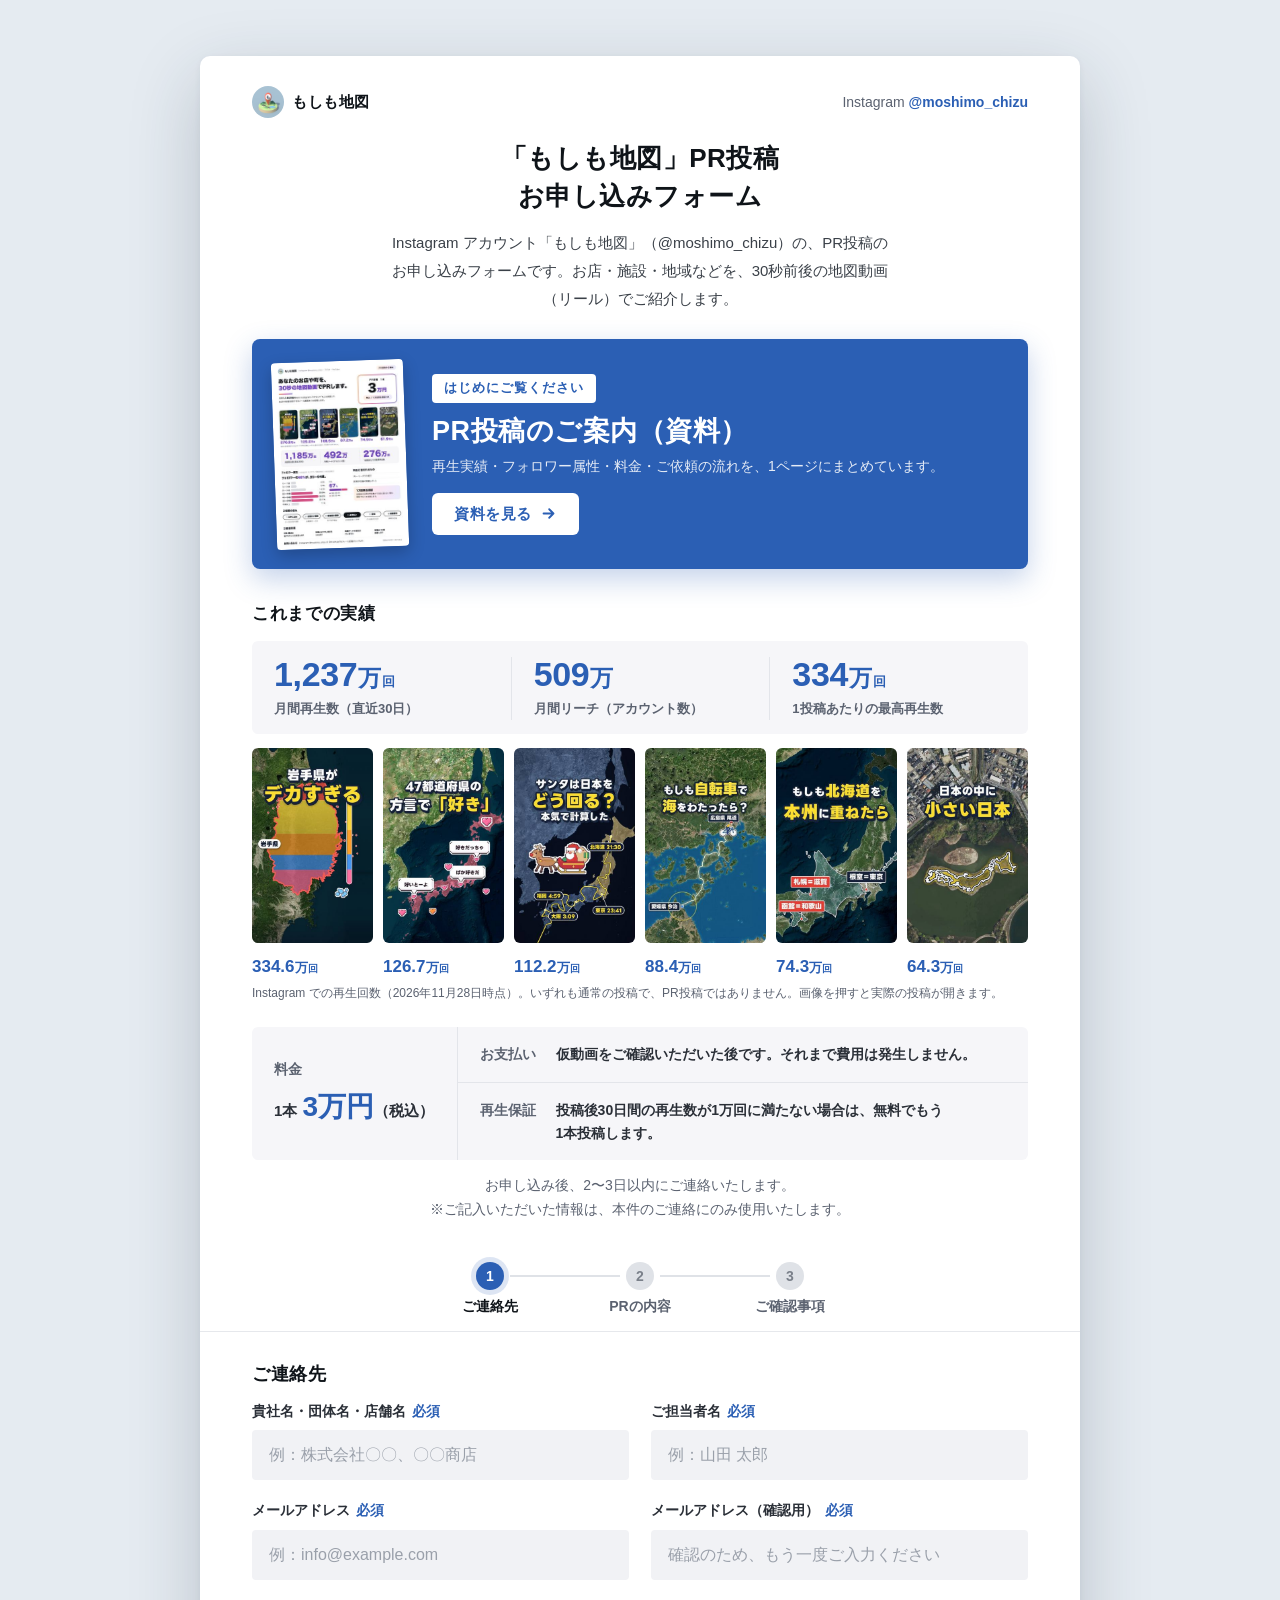
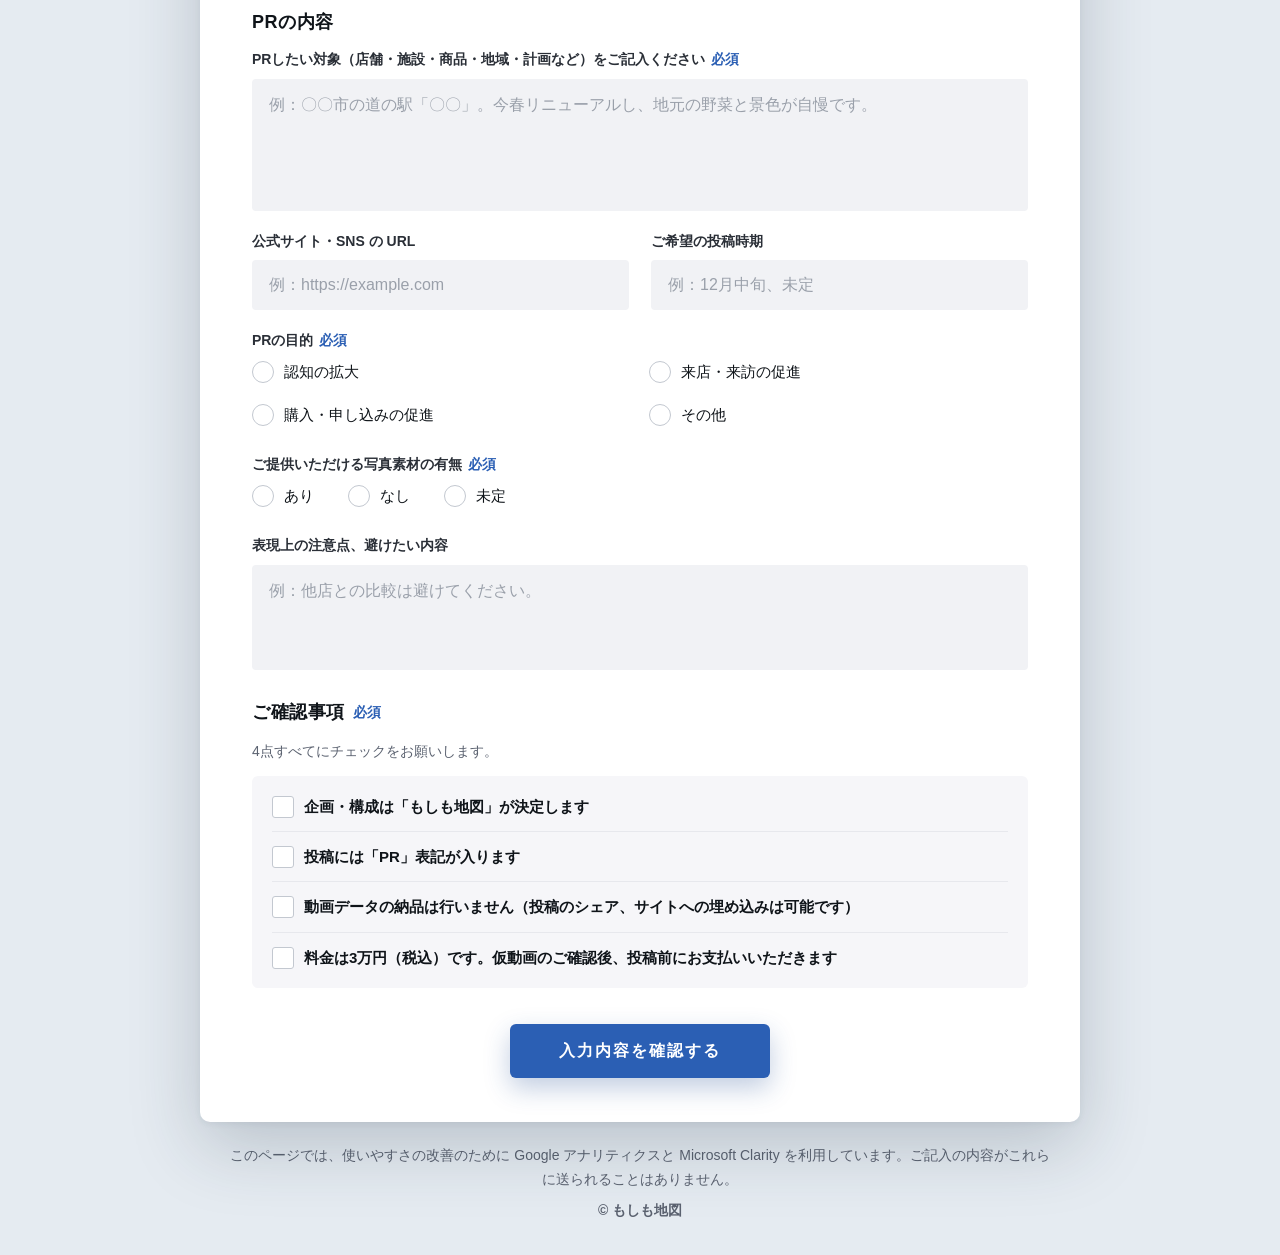
<file: index.html>
<!doctype html>
<!-- 「もしも地図」PR投稿 お申し込みフォーム v3（2026-11-26）
     Google フォーム https://forms.gle/fiJJjuhbwCjKRzpf7 と同じ中身の自前ページ。
     v13（2026-11-28）：月間の再生数・リーチをアプリのダッシュボードの数字に。v12（2026-11-28）：実績の数字を 11-28 の Instagram インサイトに更新。v11（2026-11-28）：冒頭に「はじめにご覧ください」の資料ページ（shiryo.html）への案内と、これまでの実績（数字3つ・リール6本）を追加。v10：メールアドレスの確認欄と、送信前の確認画面を追加。v9：「PRの目的」「写真素材の有無」を必須に。v8：角の丸みをさらに少し控えめに。v7：角の丸みを控えめに・テキストエリアの大きさ固定・入力例を表示。v6：アクセントを青に・入力欄の字を小さく（iPhone の入力時の拡大は maximum-scale=1 で止める。指での拡大は iOS では効く）・スマホの余白を広く。v5：背景を一色・PC の要点を2列・スマホの字を小さく。v4：色をアイコンの緑と灰青に（ユーザー「色味は Instagram に寄せるのはやめて」）。v3：ユーザーの参考画像（2色の背景＋白いカード＋上の3段の進み具合＋2列の入力欄）の組み方に寄せた。色は PR資料のまま
     設定（GA4 の測定 ID・Clarity のプロジェクト ID・送信先）は form.js の CONFIG だけを書きかえる -->
<html lang="ja">
<head>
<meta charset="utf-8">
<meta name="viewport" content="width=device-width, initial-scale=1, maximum-scale=1, viewport-fit=cover">
<meta name="robots" content="noindex">
<meta name="theme-color" content="#e5ebf1">
<title>「もしも地図」PR投稿　お申し込みフォーム</title>
<meta name="description" content="Instagram アカウント「もしも地図」のPR投稿のお申し込みフォームです。">
<link rel="icon" href="icon.jpg">
<link rel="stylesheet" href="style.css">
</head>
<body>

<main class="card">
  <header class="top">
    <div class="brand"><img src="icon.jpg" alt="" width="32" height="32"><b>もしも地図</b></div>
    <span class="handle"><span>Instagram </span><b>@moshimo_chizu</b></span>
  </header>

  <section id="intro">
    <h1>「もしも地図」PR投稿<br>お申し込みフォーム</h1>
    <p class="lead">Instagram アカウント「もしも地図」（@moshimo_chizu）の、PR投稿のお申し込みフォームです。お店・施設・地域などを、30秒前後の地図動画（リール）でご紹介します。</p>

    <a class="firstlook" href="shiryo.html" data-track="doc_click" data-where="banner">
      <img src="img/shiryo_thumb.jpg" alt="" width="300" height="424">
      <span class="fl-body">
        <span class="fl-tag">はじめにご覧ください</span>
        <span class="fl-title">PR投稿のご案内<span class="nw">（資料）</span></span>
        <span class="fl-desc">再生実績・フォロワー属性・料金・ご依頼の流れを、1ページにまとめています。</span>
        <span class="fl-go">資料を見る<svg viewBox="0 0 24 24" aria-hidden="true"><path d="M5 12h14M13 6l6 6-6 6"/></svg></span>
      </span>
    </a>

    <div class="proof">
      <h2 class="proof-h">これまでの実績</h2>
      <ul class="kpi">
        <li><b>1,237<i>万</i><small>回</small></b><span>月間再生数（直近30日）</span></li>
        <li><b>509<i>万</i></b><span>月間リーチ（アカウント数）</span></li>
        <li><b>334<i>万</i><small>回</small></b><span>1投稿あたりの最高再生数</span></li>
      </ul>
      <ul class="reels">
        <li><a href="https://www.instagram.com/reel/DgMI2AjCwnR/" target="_blank" rel="noopener" data-track="reel_click" data-reel="iwate"><img src="img/iwate.jpg" alt="岩手県がデカすぎる" width="360" height="640" loading="lazy"><b>334.6<i>万</i><small>回</small></b></a></li>
        <li><a href="https://www.instagram.com/reel/Df8nkQri0rJ/" target="_blank" rel="noopener" data-track="reel_click" data-reel="suki"><img src="img/suki.jpg" alt="47都道府県の方言で「好き」" width="360" height="640" loading="lazy"><b>126.7<i>万</i><small>回</small></b></a></li>
        <li><a href="https://www.instagram.com/reel/Df67IrRhSmD/" target="_blank" rel="noopener" data-track="reel_click" data-reel="santa"><img src="img/santa.jpg" alt="サンタは日本をどう回る？" width="360" height="640" loading="lazy"><b>112.2<i>万</i><small>回</small></b></a></li>
        <li><a href="https://www.instagram.com/reel/DfwlUwfTBtY/" target="_blank" rel="noopener" data-track="reel_click" data-reel="shimanami"><img src="img/shimanami.jpg" alt="もしも自転車で海をわたったら？" width="360" height="640" loading="lazy"><b>88.4<i>万</i><small>回</small></b></a></li>
        <li><a href="https://www.instagram.com/reel/Dfvz_LKTSeu/" target="_blank" rel="noopener" data-track="reel_click" data-reel="hokkaido"><img src="img/hokkaido.jpg" alt="もしも北海道を本州に重ねたら" width="360" height="640" loading="lazy"><b>74.3<i>万</i><small>回</small></b></a></li>
        <li><a href="https://www.instagram.com/reel/DgHFYhcvwI4/" target="_blank" rel="noopener" data-track="reel_click" data-reel="chiisai"><img src="img/chiisai.jpg" alt="日本の中に小さい日本" width="360" height="640" loading="lazy"><b>64.3<i>万</i><small>回</small></b></a></li>
      </ul>
      <p class="proof-note">Instagram での再生回数（2026年11月28日時点）。いずれも通常の投稿で、PR投稿ではありません。画像を押すと実際の投稿が開きます。</p>
    </div>

    <ul class="facts">
      <li class="price"><span class="k">料金</span><span class="v">1本 <b>3万円</b>（税込）</span></li>
      <li><span class="k">お支払い</span><span class="v">仮動画をご確認いただいた後です。それまで費用は発生しません。</span></li>
      <li><span class="k">再生保証</span><span class="v">投稿後30日間の再生数が1万回に満たない場合は、無料でもう1本投稿します。</span></li>
    </ul>
    <p class="after">お申し込み後、2〜3日以内にご連絡いたします。<br>※ご記入いただいた情報は、本件のご連絡にのみ使用いたします。</p>
  </section>

  <ol class="steps" id="steps" aria-label="入力の進み具合">
    <li data-step="1" class="now"><a href="#s1"><i>1</i><span>ご連絡先</span></a></li>
    <li data-step="2"><a href="#s2"><i>2</i><span>PRの内容</span></a></li>
    <li data-step="3"><a href="#s3"><i>3</i><span>ご確認事項</span></a></li>
  </ol>

  <form id="pr-form" novalidate>

    <section class="block" id="s1">
      <h2>ご連絡先</h2>
      <div class="grid">
        <div class="q" data-field="company">
          <label for="f-company">貴社名・団体名・店舗名<span class="req">必須</span></label>
          <input id="f-company" name="company" type="text" autocomplete="organization" placeholder="例：株式会社〇〇、〇〇商店" required>
          <p class="err" id="e-company"></p>
        </div>
        <div class="q" data-field="name">
          <label for="f-name">ご担当者名<span class="req">必須</span></label>
          <input id="f-name" name="name" type="text" autocomplete="name" placeholder="例：山田 太郎" required>
          <p class="err" id="e-name"></p>
        </div>
        <div class="q" data-field="email">
          <label for="f-email">メールアドレス<span class="req">必須</span></label>
          <input id="f-email" name="email" type="email" inputmode="email" autocomplete="email" placeholder="例：info@example.com" required>
          <p class="err" id="e-email"></p>
        </div>
        <div class="q" data-field="email_confirm">
          <label for="f-email_confirm">メールアドレス（確認用）<span class="req">必須</span></label>
          <input id="f-email_confirm" name="email_confirm" type="email" inputmode="email" autocomplete="email" placeholder="確認のため、もう一度ご入力ください" required>
          <p class="err" id="e-email_confirm"></p>
        </div>
      </div>
    </section>

    <section class="block" id="s2">
      <h2>PRの内容</h2>
      <div class="grid">
        <div class="q full" data-field="target">
          <label for="f-target">PRしたい対象（店舗・施設・商品・地域・計画など）をご記入ください<span class="req">必須</span></label>
          <textarea id="f-target" name="target" rows="4" placeholder="例：〇〇市の道の駅「〇〇」。今春リニューアルし、地元の野菜と景色が自慢です。" required></textarea>
          <p class="err" id="e-target"></p>
        </div>
        <div class="q" data-field="url">
          <label for="f-url">公式サイト・SNS の URL</label>
          <input id="f-url" name="url" type="text" inputmode="url" autocomplete="url" placeholder="例：https://example.com">
          <p class="err" id="e-url"></p>
        </div>
        <div class="q" data-field="timing">
          <label for="f-timing">ご希望の投稿時期</label>
          <input id="f-timing" name="timing" type="text" placeholder="例：12月中旬、未定">
          <p class="err" id="e-timing"></p>
        </div>
        <fieldset class="q full" data-field="purpose">
          <legend>PRの目的<span class="req">必須</span></legend>
          <div class="radios">
            <label class="radio"><input type="radio" name="purpose" value="認知の拡大" required><i></i><span>認知の拡大</span></label>
            <label class="radio"><input type="radio" name="purpose" value="来店・来訪の促進"><i></i><span>来店・来訪の促進</span></label>
            <label class="radio"><input type="radio" name="purpose" value="購入・申し込みの促進"><i></i><span>購入・申し込みの促進</span></label>
            <label class="radio"><input type="radio" name="purpose" value="その他"><i></i><span>その他</span></label>
          </div>
          <p class="err" id="e-purpose"></p>
        </fieldset>
        <fieldset class="q full" data-field="photos">
          <legend>ご提供いただける写真素材の有無<span class="req">必須</span></legend>
          <div class="radios three">
            <label class="radio"><input type="radio" name="photos" value="あり" required><i></i><span>あり</span></label>
            <label class="radio"><input type="radio" name="photos" value="なし"><i></i><span>なし</span></label>
            <label class="radio"><input type="radio" name="photos" value="未定"><i></i><span>未定</span></label>
          </div>
          <p class="err" id="e-photos"></p>
        </fieldset>
        <div class="q full" data-field="caution">
          <label for="f-caution">表現上の注意点、避けたい内容</label>
          <textarea id="f-caution" name="caution" rows="3" placeholder="例：他店との比較は避けてください。"></textarea>
          <p class="err" id="e-caution"></p>
        </div>
      </div>
    </section>

    <section class="block" id="s3">
      <h2>ご確認事項<span class="req">必須</span></h2>
      <fieldset class="q confirm" data-field="confirm">
        <legend class="sr">ご確認事項（必須）</legend>
        <p class="hint">4点すべてにチェックをお願いします。</p>
        <div class="checks">
          <label class="check"><input type="checkbox" name="confirm" value="企画・構成は「もしも地図」が決定します"><i></i><span>企画・構成は「もしも地図」が決定します</span></label>
          <label class="check"><input type="checkbox" name="confirm" value="投稿には「PR」表記が入ります"><i></i><span>投稿には「PR」表記が入ります</span></label>
          <label class="check"><input type="checkbox" name="confirm" value="動画データの納品は行いません（投稿のシェア、サイトへの埋め込みは可能です）"><i></i><span>動画データの納品は行いません（投稿のシェア、サイトへの埋め込みは可能です）</span></label>
          <label class="check"><input type="checkbox" name="confirm" value="料金は3万円（税込）です。仮動画のご確認後、投稿前にお支払いいただきます"><i></i><span>料金は3万円（税込）です。仮動画のご確認後、投稿前にお支払いいただきます</span></label>
        </div>
        <p class="err" id="e-confirm"></p>
      </fieldset>
    </section>

    <!-- いたずら送信よけ（人には見えない欄。入っていたら送らない） -->
    <div class="hp" aria-hidden="true"><label>空欄のままにしてください<input type="text" name="website" tabindex="-1" autocomplete="off"></label></div>

    <div class="send">
      <button type="submit" id="submit"><span id="submit-label">入力内容を確認する</span></button>
      <p class="err" id="e-submit" role="alert"></p>
    </div>
  </form>

  <section id="review" hidden tabindex="-1" aria-labelledby="review-h">
    <h2 id="review-h">入力内容の確認</h2>
    <p class="review-lead">以下の内容でお申し込みします。よろしければ「この内容で送信する」を押してください。</p>
    <dl class="review-list" id="review-list"></dl>
    <div class="review-actions">
      <button type="button" class="ghost" id="back">修正する</button>
      <button type="button" id="send"><span id="send-label">この内容で送信する</span></button>
    </div>
    <p class="err" id="e-send" role="alert"></p>
  </section>

  <section id="done" hidden tabindex="-1">
    <div class="ok" aria-hidden="true"><svg viewBox="0 0 24 24"><path d="M5 12.5l4.2 4.2L19 7"/></svg></div>
    <h2>お申し込みありがとうございます。</h2>
    <p>2〜3日以内に、ご記入のメールアドレス宛てにご連絡いたします。</p>
  </section>
</main>

<footer class="foot">
  <p>このページでは、使いやすさの改善のために Google アナリティクスと Microsoft Clarity を利用しています。ご記入の内容がこれらに送られることはありません。</p>
  <p class="c">© もしも地図</p>
</footer>
<script src="form.js"></script>
</body>
</html>
</file>
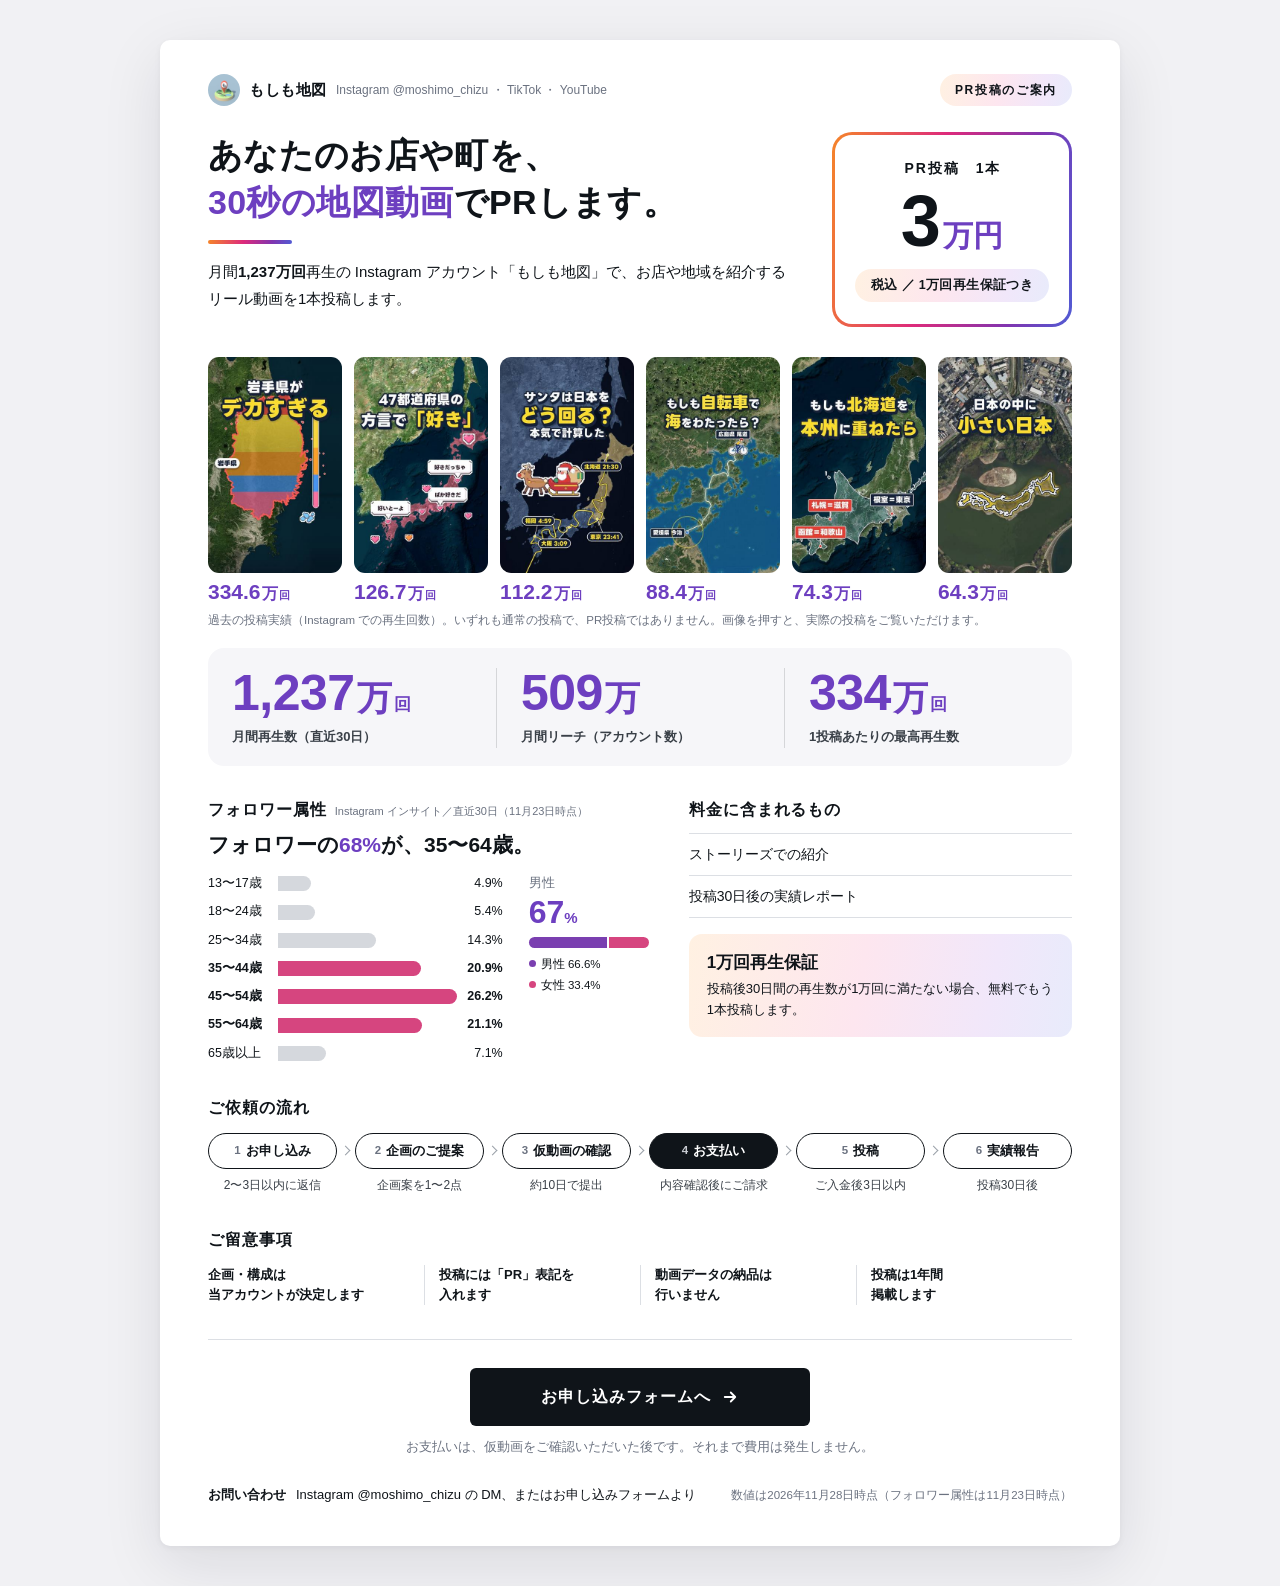
<file: shiryo.html>
<!doctype html>
<!-- 「もしも地図」PR投稿のご案内（資料ページ）v1　2026-11-28
     PR資料 v23（outputs/sponsor_prep/05_PR投稿のご案内_v23、work/sponsor_prep/sheet23.html）のウェブ版。中身・色は v23 と同じ。v3（2026-11-28）で月間の再生数・リーチをアプリのダッシュボード〈30日間、閲覧数 12,379,920・閲覧者 5,096,849〉に。v2（2026-11-28）で数字を 11-28 の Instagram インサイト〈ウェブ版のプロフェッショナルダッシュボード、過去30日〉に更新。フォロワー属性はウェブ版に画面が無いので 11-23 のまま
     お申し込みフォーム（index.html）の「はじめにご覧ください」から来る。計測は form.js（このページでは doc_view・doc_to_form・reel_click を送る） -->
<html lang="ja">
<head>
<meta charset="utf-8">
<meta name="viewport" content="width=device-width, initial-scale=1, viewport-fit=cover">
<meta name="robots" content="noindex">
<meta name="theme-color" content="#ffffff">
<title>「もしも地図」PR投稿のご案内</title>
<meta name="description" content="Instagram アカウント「もしも地図」の PR投稿のご案内です。再生実績・フォロワー属性・料金・ご依頼の流れをまとめています。">
<link rel="icon" href="icon.jpg">
<style>
:root { --ink: #0f1419; --sub: #6b7280; --line: #dcdfe4; --mag: #d6457f; --pur: #7a3fb0; --mute: #d5d8dd; --txt: #6d3fc0; --panel: #f6f6f9;
        --grad: linear-gradient(100deg, #f58529 0%, #dd2a7b 42%, #8134af 76%, #515bd4 100%);
        --soft: linear-gradient(100deg, #fff1e2 0%, #fde6ef 45%, #f1e7fa 78%, #e8ebfb 100%) }
* { box-sizing: border-box; margin: 0; padding: 0 }
html { -webkit-text-size-adjust: 100% }
body { font-family: "Hiragino Sans", "Hiragino Kaku Gothic ProN", "Noto Sans JP", "Yu Gothic", Meiryo, sans-serif; font-weight: 400; color: var(--ink); background: #f1f1f4; font-size: 15px; line-height: 1.7; font-feature-settings: "palt"; -webkit-font-smoothing: antialiased; overflow-x: hidden }
a { color: inherit }
img { display: block; max-width: 100% }

.paper { max-width: 960px; margin: 40px auto; background: #fff; border-radius: 10px; padding: 34px 48px 40px; box-shadow: 0 18px 60px rgba(20, 20, 40, .10), 0 2px 6px rgba(20, 20, 40, .05) }

.top { display: flex; justify-content: space-between; align-items: center; gap: 12px }
.top .l { display: flex; align-items: center; gap: 9px; min-width: 0 }
.top img { width: 32px; height: 32px; border-radius: 50% }
.top b { font-size: 15px; font-weight: 800; letter-spacing: .04em; white-space: nowrap }
.top i { font-style: normal; font-size: 12px; color: var(--sub); white-space: nowrap; overflow: hidden; text-overflow: ellipsis }
.top .r { flex: none; font-size: 12px; font-weight: 700; letter-spacing: .14em; background: var(--soft); padding: 6px 15px; border-radius: 40px; white-space: nowrap }

.hero { margin-top: 26px; display: grid; grid-template-columns: 1fr 240px; gap: 32px; align-items: stretch }
h1 { font-size: 34px; font-weight: 800; line-height: 1.38; letter-spacing: .01em; word-break: auto-phrase }
h1::after { content: ""; display: block; width: 84px; height: 4px; border-radius: 4px; background: var(--grad); margin-top: 14px }
h1 em { font-style: normal; color: var(--txt) }
.lead { margin-top: 14px; font-size: 15px; line-height: 1.8; word-break: auto-phrase }
.lead b { font-weight: 700 }
.cost { background: var(--grad); border-radius: 20px; padding: 3px; display: flex }
.cost .in { flex: 1; background: #fff; border-radius: 17px; padding: 22px 16px; display: flex; flex-direction: column; justify-content: center; align-items: center; text-align: center }
.cost .k { font-size: 14px; font-weight: 700; letter-spacing: .14em; padding-left: .14em }
.cost .big { margin-top: 10px; color: var(--txt); display: flex; align-items: baseline; justify-content: center; font-weight: 800; line-height: 1 }
.cost .big b { font-size: 72px; font-weight: 800; letter-spacing: -.02em; line-height: .86; color: var(--ink) }
.cost .big span { font-size: 30px; font-weight: 800; margin-left: 4px }
.cost .t { margin-top: 16px; background: var(--soft); border-radius: 40px; padding: 6px 16px; font-size: 12.5px; font-weight: 600; letter-spacing: .03em; white-space: nowrap }

.reels { margin-top: 30px; list-style: none; display: grid; grid-template-columns: repeat(6, 1fr); gap: 12px }
.reel a { display: block; text-decoration: none }
.reel img { width: 100%; height: auto; aspect-ratio: 9 / 14.5; object-fit: cover; border-radius: 11px; transition: transform .2s }
.reel a:hover img { transform: translateY(-2px) }
.reel b { display: block; margin-top: 8px; font-size: 21px; font-weight: 800; line-height: 1; font-feature-settings: "tnum"; white-space: nowrap; color: var(--txt) }
.reel b i { font-style: normal; font-size: 16px; font-weight: 800; margin-left: 1px }
.reel b small { font-size: 11px; font-weight: 800; margin-left: 1px }
.note { margin-top: 9px; font-size: 11.5px; color: var(--sub); line-height: 1.6 }

.nums { margin-top: 18px; list-style: none; background: var(--panel); border-radius: 16px; display: grid; grid-template-columns: repeat(3, 1fr); padding: 20px 0 18px }
.num { padding: 0 24px; border-left: 1px solid rgba(15,20,25,.14) }
.num:first-child { border-left: 0 }
.num b { display: block; white-space: nowrap; font-size: 50px; font-weight: 800; line-height: 1; letter-spacing: -.01em; font-feature-settings: "tnum"; color: var(--txt) }
.num b i { font-style: normal; font-size: 35px; font-weight: 800; margin-left: 2px; letter-spacing: 0 }
.num b small { font-size: 17px; font-weight: 800; margin-left: 2px; letter-spacing: 0 }
.num span { display: block; margin-top: 8px; font-size: 13px; font-weight: 600; color: #3a4048 }

.cols { margin-top: 30px; display: grid; grid-template-columns: 1.15fr 1fr; gap: 40px; align-items: start }
h2 { font-size: 16px; font-weight: 800; letter-spacing: .06em }
h2 small { font-size: 11px; font-weight: 400; color: var(--sub); margin-left: 8px; letter-spacing: 0 }
.say { margin-top: 8px; font-size: 21px; font-weight: 800; line-height: 1.35 }
.say span { color: var(--txt) }
.aud { margin-top: 14px; display: grid; grid-template-columns: 1fr 120px; gap: 26px }
.age { display: grid; grid-template-columns: 70px 1fr 46px; row-gap: 7px; align-items: center; font-size: 12.5px; font-feature-settings: "tnum" }
.age .b { height: 15px; border-radius: 0 8px 8px 0; background: var(--mute) } .age .b.on { background: var(--mag) }
.age > span { white-space: nowrap } .age .v { text-align: right } .age .on-t { font-weight: 700 }
.sex .k { font-size: 12.5px; color: var(--sub) }
.sex .n { margin-top: 2px; font-size: 32px; font-weight: 800; line-height: 1.05; font-feature-settings: "tnum"; color: var(--txt) } .sex .n small { font-size: 15px; font-weight: 800 }
.sex .bar { margin-top: 7px; display: flex; gap: 2px; height: 11px }
.sex .bar i { display: block; height: 100% } .sex .bar .m { width: 66.6%; background: var(--pur); border-radius: 8px 0 0 8px } .sex .bar .f { width: 33.4%; background: var(--mag); border-radius: 0 8px 8px 0 }
.sex .lg { margin-top: 6px; font-size: 11.5px; line-height: 1.8; font-feature-settings: "tnum" }
.sex .lg span { display: block; white-space: nowrap }
.sex .lg i { display: inline-block; width: 7px; height: 7px; border-radius: 50%; margin-right: 5px; vertical-align: 1px }

.inc { margin-top: 10px; list-style: none; border-bottom: 1px solid var(--line) }
.inc li { font-size: 14px; line-height: 1.5; padding: 10px 0; border-top: 1px solid var(--line) }
.guar { margin-top: 16px; border-radius: 13px; padding: 15px 18px 16px; font-size: 13px; line-height: 1.6; background: var(--soft) }
.guar b { display: block; font-size: 17px; font-weight: 800; margin-bottom: 3px }

.sec { margin-top: 30px }
.flow { margin-top: 12px; list-style: none; display: grid; grid-template-columns: repeat(6, 1fr); gap: 18px }
.step { position: relative }
.step b { display: flex; align-items: center; justify-content: center; gap: 5px; height: 36px; border: 1.5px solid var(--ink); border-radius: 20px; font-size: 13px; font-weight: 800; white-space: nowrap }
.step b small { font-size: 11.5px; font-weight: 800; color: var(--sub); font-feature-settings: "tnum" }
.step.pay b { background: var(--ink); color: #fff } .step.pay b small { color: #c9ccd2 }
.step + .step::before { content: ""; position: absolute; left: -13px; top: 14px; width: 6px; height: 6px; border-top: 1.5px solid #9aa0a8; border-right: 1.5px solid #9aa0a8; transform: rotate(45deg) }
.step p { margin-top: 6px; font-size: 12px; color: #3a4048; text-align: center; white-space: nowrap }

.rules { margin-top: 12px; list-style: none; display: grid; grid-template-columns: repeat(4, 1fr) }
.rules li { font-size: 13px; font-weight: 600; line-height: 1.55; padding: 0 12px 0 14px; border-left: 1px solid var(--line) }
.rules li:first-child { padding-left: 0; border-left: 0 }

.cta { margin-top: 34px; padding-top: 28px; border-top: 1px solid var(--line); text-align: center }
.cta a { display: inline-flex; align-items: center; justify-content: center; gap: 10px; min-width: 340px; height: 58px; padding: 0 32px; border-radius: 6px; background: var(--ink); color: #fff; text-decoration: none; font-size: 16px; font-weight: 800; letter-spacing: .06em; transition: background .2s }
.cta a:hover { background: #2a3038 }
.cta a svg { width: 18px; height: 18px; fill: none; stroke: currentColor; stroke-width: 2.4; stroke-linecap: round; stroke-linejoin: round }
.cta p { margin-top: 10px; font-size: 13px; color: var(--sub) }
.foot { margin-top: 26px; display: flex; align-items: baseline; justify-content: space-between; gap: 16px; font-size: 13px }
.foot b { font-weight: 800; margin-right: 10px }
.foot .r { font-size: 11.5px; color: var(--sub); white-space: nowrap }

@media (max-width: 760px) {
  body { font-size: 14px; background: #fff }
  .paper { margin: 0; border-radius: 0; box-shadow: none; padding: 18px 18px 34px }
  .top img { width: 28px; height: 28px }
  .top b { font-size: 14px }
  .top i { display: none }
  .top .r { font-size: 11px; padding: 5px 12px; letter-spacing: .1em }
  .hero { margin-top: 22px; grid-template-columns: 1fr; gap: 20px }
  h1 { font-size: 23px }
  h1::after { width: 64px; height: 3px; margin-top: 12px }
  .lead { font-size: 14px }
  .cost .in { padding: 18px 14px }
  .cost .big b { font-size: 60px }
  .cost .big span { font-size: 26px }
  .reels { margin-top: 24px; grid-template-columns: repeat(3, 1fr); gap: 14px 9px }
  .reel img { border-radius: 9px }
  .reel b { font-size: 17px; margin-top: 6px }
  .reel b i { font-size: 13px }
  .reel b small { font-size: 10px }
  .note { font-size: 11px }
  .nums { grid-template-columns: 1fr; padding: 4px 18px; border-radius: 12px }
  .num { border-left: 0; border-top: 1px solid rgba(15,20,25,.1); padding: 14px 0; display: flex; align-items: baseline; justify-content: space-between; gap: 10px }
  .num:first-child { border-top: 0 }
  .num b { font-size: 34px; order: 2 }
  .num b i { font-size: 23px }
  .num b small { font-size: 13px }
  .num span { margin-top: 0; font-size: 12.5px; order: 1 }
  .cols { grid-template-columns: 1fr; gap: 30px; margin-top: 28px }
  h2 { font-size: 15px }
  h2 small { display: block; margin: 2px 0 0 }
  .say { font-size: 19px }
  .aud { grid-template-columns: 1fr; gap: 18px }
  .sex { display: grid; grid-template-columns: auto 1fr; column-gap: 16px; align-items: center }
  .sex .k { grid-column: 1 } .sex .n { grid-column: 1 }
  .sex .bar { grid-column: 2; grid-row: 1 / 3; margin-top: 0 }
  .sex .lg { grid-column: 1 / 3 }
  .sex .lg span { display: inline-block; margin-right: 14px }
  .flow { grid-template-columns: 1fr; gap: 8px }
  .step { display: grid; grid-template-columns: 150px 1fr; align-items: center; gap: 14px }
  .step + .step::before { display: none }
  .step p { margin-top: 0; text-align: left; white-space: normal; font-size: 13px }
  .rules { grid-template-columns: 1fr 1fr; row-gap: 14px }
  .rules li, .rules li:first-child { padding: 0 10px 0 12px; border-left: 2px solid var(--line) }
  .rules br { display: none }
  .cta a { min-width: 0; width: 100%; height: 56px; font-size: 15px }
  .foot { flex-direction: column; gap: 6px; font-size: 12.5px }
}
</style>
</head>
<body>
<main class="paper">
  <header class="top">
    <div class="l"><img src="icon.jpg" alt="" width="32" height="32"><b>もしも地図</b><i>Instagram @moshimo_chizu ・ TikTok ・ YouTube</i></div>
    <div class="r">PR投稿のご案内</div>
  </header>

  <section class="hero">
    <div>
      <h1>あなたのお店や町を、<br><em>30秒の地図動画</em>でPRします。</h1>
      <p class="lead">月間<b>1,237万回</b>再生の Instagram アカウント「もしも地図」で、お店や地域を紹介するリール動画を1本投稿します。</p>
    </div>
    <div class="cost"><div class="in"><div class="k">PR投稿　1本</div><div class="big"><b>3</b><span>万円</span></div><div class="t">税込 ／ 1万回再生保証つき</div></div></div>
  </section>

  <ul class="reels">
    <li class="reel"><a href="https://www.instagram.com/reel/DgMI2AjCwnR/" target="_blank" rel="noopener" data-track="reel_click" data-reel="iwate"><img src="img/iwate.jpg" alt="岩手県がデカすぎる" width="360" height="640" loading="lazy"><b>334.6<i>万</i><small>回</small></b></a></li>
    <li class="reel"><a href="https://www.instagram.com/reel/Df8nkQri0rJ/" target="_blank" rel="noopener" data-track="reel_click" data-reel="suki"><img src="img/suki.jpg" alt="47都道府県の方言で「好き」" width="360" height="640" loading="lazy"><b>126.7<i>万</i><small>回</small></b></a></li>
    <li class="reel"><a href="https://www.instagram.com/reel/Df67IrRhSmD/" target="_blank" rel="noopener" data-track="reel_click" data-reel="santa"><img src="img/santa.jpg" alt="サンタは日本をどう回る？" width="360" height="640" loading="lazy"><b>112.2<i>万</i><small>回</small></b></a></li>
    <li class="reel"><a href="https://www.instagram.com/reel/DfwlUwfTBtY/" target="_blank" rel="noopener" data-track="reel_click" data-reel="shimanami"><img src="img/shimanami.jpg" alt="もしも自転車で海をわたったら？" width="360" height="640" loading="lazy"><b>88.4<i>万</i><small>回</small></b></a></li>
    <li class="reel"><a href="https://www.instagram.com/reel/Dfvz_LKTSeu/" target="_blank" rel="noopener" data-track="reel_click" data-reel="hokkaido"><img src="img/hokkaido.jpg" alt="もしも北海道を本州に重ねたら" width="360" height="640" loading="lazy"><b>74.3<i>万</i><small>回</small></b></a></li>
    <li class="reel"><a href="https://www.instagram.com/reel/DgHFYhcvwI4/" target="_blank" rel="noopener" data-track="reel_click" data-reel="chiisai"><img src="img/chiisai.jpg" alt="日本の中に小さい日本" width="360" height="640" loading="lazy"><b>64.3<i>万</i><small>回</small></b></a></li>
  </ul>
  <p class="note">過去の投稿実績（Instagram での再生回数）。いずれも通常の投稿で、PR投稿ではありません。画像を押すと、実際の投稿をご覧いただけます。</p>

  <ul class="nums">
    <li class="num"><b>1,237<i>万</i><small>回</small></b><span>月間再生数（直近30日）</span></li>
    <li class="num"><b>509<i>万</i></b><span>月間リーチ（アカウント数）</span></li>
    <li class="num"><b>334<i>万</i><small>回</small></b><span>1投稿あたりの最高再生数</span></li>
  </ul>

  <div class="cols">
    <section>
      <h2>フォロワー属性<small>Instagram インサイト／直近30日（11月23日時点）</small></h2>
      <p class="say">フォロワーの<span>68%</span>が、35〜64歳。</p>
      <div class="aud">
        <div class="age">
          <span>13〜17歳</span><i class="b" style="width:18.7%"></i><span class="v">4.9%</span>
          <span>18〜24歳</span><i class="b" style="width:20.6%"></i><span class="v">5.4%</span>
          <span>25〜34歳</span><i class="b" style="width:54.6%"></i><span class="v">14.3%</span>
          <span class="on-t">35〜44歳</span><i class="b on" style="width:79.8%"></i><span class="v on-t">20.9%</span>
          <span class="on-t">45〜54歳</span><i class="b on" style="width:100%"></i><span class="v on-t">26.2%</span>
          <span class="on-t">55〜64歳</span><i class="b on" style="width:80.5%"></i><span class="v on-t">21.1%</span>
          <span>65歳以上</span><i class="b" style="width:27.1%"></i><span class="v">7.1%</span>
        </div>
        <div class="sex">
          <div class="k">男性</div><div class="n">67<small>%</small></div>
          <div class="bar"><i class="m"></i><i class="f"></i></div>
          <div class="lg"><span><i style="background:#7a3fb0"></i>男性 66.6%</span><span><i style="background:#d6457f"></i>女性 33.4%</span></div>
        </div>
      </div>
    </section>
    <section>
      <h2>料金に含まれるもの</h2>
      <ul class="inc">
        <li>ストーリーズでの紹介</li>
        <li>投稿30日後の実績レポート</li>
      </ul>
      <div class="guar"><b>1万回再生保証</b>投稿後30日間の再生数が1万回に満たない場合、無料でもう1本投稿します。</div>
    </section>
  </div>

  <section class="sec"><h2>ご依頼の流れ</h2>
    <ol class="flow">
      <li class="step"><b><small>1</small>お申し込み</b><p>2〜3日以内に返信</p></li>
      <li class="step"><b><small>2</small>企画のご提案</b><p>企画案を1〜2点</p></li>
      <li class="step"><b><small>3</small>仮動画の確認</b><p>約10日で提出</p></li>
      <li class="step pay"><b><small>4</small>お支払い</b><p>内容確認後にご請求</p></li>
      <li class="step"><b><small>5</small>投稿</b><p>ご入金後3日以内</p></li>
      <li class="step"><b><small>6</small>実績報告</b><p>投稿30日後</p></li>
    </ol>
  </section>

  <section class="sec"><h2>ご留意事項</h2>
    <ul class="rules">
      <li>企画・構成は<br>当アカウントが決定します</li>
      <li>投稿には「PR」表記を<br>入れます</li>
      <li>動画データの納品は<br>行いません</li>
      <li>投稿は1年間<br>掲載します</li>
    </ul>
  </section>

  <div class="cta">
    <a href="./#s1" data-track="doc_to_form" data-where="bottom">お申し込みフォームへ<svg viewBox="0 0 24 24" aria-hidden="true"><path d="M5 12h14M13 6l6 6-6 6"/></svg></a>
    <p>お支払いは、仮動画をご確認いただいた後です。それまで費用は発生しません。</p>
  </div>

  <footer class="foot">
    <div><b>お問い合わせ</b>Instagram @moshimo_chizu の DM、またはお申し込みフォームより</div>
    <div class="r">数値は2026年11月28日時点（フォロワー属性は11月23日時点）</div>
  </footer>
</main>
<script src="form.js"></script>
</body>
</html>
</file>
<file: style.css>
/* 「もしも地図」PR投稿フォーム v11（上に「はじめにご覧ください」の資料への案内と、実績の欄）。v10（メールの確認欄・送信前の確認画面）。v8（角の丸みをさらに少し控えめに）。v7（角の丸みを控えめに・テキストエリアは大きさ固定・入力例を表示）。v6（アクセントを背景 #e5ebf1 に合う青 #2b5fb4 に・入力欄の字も小さく・スマホは余白を広く）。v5（背景は #e5ebf1 の一色・PC の要点の帯を2列に・スマホは本文14pxで全体に小さく）。v4（色を Instagram 風からアイコンの色に変更：森の緑・空の灰青。グラデーションは使わない）。もとは v3：組み方はユーザーの参考画像（上下2色の背景＋やわらかい球＋白いカード＋3段の進み具合＋2列の入力欄＋中央の丸い送信ボタン）、
   色は PR資料（work/sponsor_prep/sheet21.html）のまま：むらさき #6d3fc0、Instagram 風のグラデーション、淡いグラデーション */
:root {
  --ink: #0f1419; --sub: #5b6270; --label: #2a2f37; --line: #e6e8ec; --txt: #2b5fb4; --err: #c0264b;
  --field: #f1f2f5; --panel: #f6f6f9; --off: #dfe2e7;
  --main: #2b5fb4; --main-dk: #224d93; --sky: #e5ebf1; --slate: #5d7389;
}
* { box-sizing: border-box; margin: 0; padding: 0 }
html { -webkit-text-size-adjust: 100%; scroll-padding-top: 96px }
body { font-family: "Hiragino Sans", "Hiragino Kaku Gothic ProN", "Noto Sans JP", "Yu Gothic", Meiryo, sans-serif; font-weight: 400; color: var(--ink); background: var(--sky); font-size: 16px; line-height: 1.75; font-feature-settings: "palt"; -webkit-font-smoothing: antialiased; min-height: 100vh; overflow-x: hidden }

/* ---------- 背景：上は淡い色、下は資料のグラデーション。やわらかい球を数個 */
.bg { display: none }

/* ---------- カード */
.card { position: relative; max-width: 880px; margin: 56px auto 0; background: #fff; border-radius: 10px; padding: 30px 52px 44px; box-shadow: 0 24px 70px rgba(30, 50, 70, .22), 0 2px 6px rgba(30, 50, 70, .06) }

.top { display: flex; align-items: center; justify-content: space-between; gap: 12px }
.brand { display: flex; align-items: center; gap: 8px }
.brand img { width: 32px; height: 32px; border-radius: 50%; display: block }
.brand b { font-size: 15px; font-weight: 800; letter-spacing: .04em; white-space: nowrap }
.handle { font-size: 14px; color: var(--sub); white-space: nowrap }
.handle b { color: var(--txt); font-weight: 700 }

#intro { text-align: center; padding-top: 22px }
h1 { font-size: 26px; font-weight: 800; line-height: 1.45; letter-spacing: .02em; word-break: auto-phrase }
.lead { max-width: 560px; margin: 14px auto 0; font-size: 15px; line-height: 1.85; color: #3a4048; word-break: auto-phrase }

/* 要点：参考画像の「保存した学歴」の行と同じ、淡い灰色の帯に小さな見出し＋太い値 */
.facts { list-style: none; margin-top: 24px; background: var(--panel); border-radius: 6px; display: grid; grid-template-columns: 206px 1fr; grid-template-rows: auto auto; text-align: left }
.facts li { display: flex; gap: 14px; align-items: baseline; padding: 15px 22px; min-width: 0 }
.facts .price { grid-row: 1 / 3; flex-direction: column; justify-content: center; align-items: flex-start; gap: 2px; border-right: 1px solid #e3e5ea }
.facts li:not(.price) + li { border-top: 1px solid #e3e5ea }
.facts .k { flex: none; width: 4.4em; font-size: 14px; color: var(--sub); font-weight: 600 }
.facts .price .k { width: auto }
.facts .v { font-size: 14px; font-weight: 700; line-height: 1.65; color: var(--label); word-break: auto-phrase }
.facts .price .v { font-size: 15px; white-space: nowrap }
.facts .price b { font-size: 28px; font-weight: 800; color: var(--txt); letter-spacing: -.01em; margin: 0 1px }
.after { margin-top: 14px; font-size: 14px; color: var(--sub); line-height: 1.7 }

/* ---------- v11：はじめにご覧ください（資料ページへ）＋ これまでの実績 */
.firstlook { display: grid; grid-template-columns: 132px 1fr; gap: 26px; align-items: center; margin-top: 26px; padding: 22px 30px 22px 22px; background: var(--main); color: #fff; border-radius: 8px; text-decoration: none; text-align: left; box-shadow: 0 10px 28px rgba(43, 95, 180, .28); transition: background-color .2s, transform .2s }
.firstlook:hover { background: var(--main-dk); transform: translateY(-1px) }
.firstlook img { width: 132px; height: auto; border-radius: 4px; box-shadow: 0 6px 16px rgba(0, 0, 0, .22); transform: rotate(-2deg) }
.fl-body { display: block; min-width: 0 }
.fl-tag { display: inline-block; background: #fff; color: var(--main); font-size: 13px; font-weight: 800; letter-spacing: .08em; padding: 3px 12px; border-radius: 4px }
.fl-title { display: block; margin-top: 10px; font-size: 27px; font-weight: 800; line-height: 1.35; letter-spacing: .02em }
.fl-title .nw { white-space: nowrap }
.fl-desc { display: block; margin-top: 6px; font-size: 14px; line-height: 1.7; color: rgba(255, 255, 255, .88); word-break: auto-phrase }
.fl-go { display: inline-flex; align-items: center; gap: 8px; margin-top: 14px; height: 42px; padding: 0 22px; background: #fff; color: var(--main); border-radius: 6px; font-size: 15px; font-weight: 800; letter-spacing: .04em }
.fl-go svg { width: 17px; height: 17px; fill: none; stroke: currentColor; stroke-width: 2.6; stroke-linecap: round; stroke-linejoin: round }

.proof { margin-top: 30px; text-align: left }
.proof-h { font-size: 17px; font-weight: 800; letter-spacing: .04em }
.kpi { list-style: none; margin-top: 12px; background: var(--panel); border-radius: 6px; display: grid; grid-template-columns: repeat(3, 1fr); padding: 16px 0 14px }
.kpi li { padding: 0 22px; border-left: 1px solid #e3e5ea; min-width: 0 }
.kpi li:first-child { border-left: 0 }
.kpi b { display: block; white-space: nowrap; font-size: 34px; font-weight: 800; line-height: 1.05; letter-spacing: -.01em; color: var(--txt); font-feature-settings: "tnum" }
.kpi b i { font-style: normal; font-size: 23px; margin-left: 1px }
.kpi b small { font-size: 13px; margin-left: 1px }
.kpi span { display: block; margin-top: 5px; font-size: 13px; font-weight: 600; color: var(--sub) }
.reels { list-style: none; margin-top: 14px; display: grid; grid-template-columns: repeat(6, 1fr); gap: 10px }
.reels a { display: block; text-decoration: none }
.reels img { width: 100%; height: auto; aspect-ratio: 9 / 14.5; object-fit: cover; border-radius: 6px; transition: opacity .2s }
.reels a:hover img { opacity: .88 }
.reels b { display: block; margin-top: 6px; font-size: 17px; font-weight: 800; line-height: 1; color: var(--txt); white-space: nowrap; font-feature-settings: "tnum" }
.reels b i { font-style: normal; font-size: 13px }
.reels b small { font-size: 10px }
.proof-note { margin-top: 9px; font-size: 12px; line-height: 1.6; color: var(--sub) }

/* ---------- 3段の進み具合（上にくっつく） */
.steps { position: sticky; top: 0; z-index: 5; list-style: none; display: flex; justify-content: center; margin: 26px -52px 0; padding: 14px 20px 12px; background: rgba(255,255,255,.96); backdrop-filter: blur(6px); -webkit-backdrop-filter: blur(6px); border-bottom: 1px solid var(--line) }
.steps li { position: relative; width: 150px; text-align: center }
.steps li + li::before { content: ""; position: absolute; top: 13px; right: calc(50% + 20px); width: calc(100% - 40px); height: 2px; background: var(--off); transition: background-color .3s }
.steps li.done + li::before { background: var(--txt) }
.steps a { display: inline-flex; flex-direction: column; align-items: center; gap: 4px; text-decoration: none; color: var(--sub) }
.steps i { display: flex; align-items: center; justify-content: center; width: 28px; height: 28px; border-radius: 50%; font-style: normal; font-size: 14px; font-weight: 800; background: var(--off); color: #7a808a; transition: background-color .25s, color .25s, box-shadow .25s }
.steps span { font-size: 14px; font-weight: 700; white-space: nowrap }
.steps li.now i { background: var(--txt); color: #fff; box-shadow: 0 0 0 5px rgba(43,95,180,.16) }
.steps li.now a { color: var(--ink) }
.steps li.done i { background: var(--txt); color: transparent; position: relative }
.steps li.done i::after { content: ""; position: absolute; left: 10px; top: 6px; width: 6px; height: 11px; border: solid #fff; border-width: 0 2.5px 2.5px 0; transform: rotate(45deg) }
.steps li.done a { color: var(--label) }

/* ---------- 入力 */
.block { padding-top: 30px }
.block > h2 { display: flex; align-items: center; font-size: 18px; font-weight: 800; letter-spacing: .03em; line-height: 1.4 }
.block > h2 .req { margin-left: 8px }
.grid { display: grid; grid-template-columns: 1fr 1fr; gap: 20px 22px; margin-top: 14px }
.grid .full { grid-column: 1 / -1 }
.q { border: 0; min-width: 0 }
.q > label, .q > legend { display: block; width: 100%; font-size: 14px; font-weight: 700; color: var(--label); line-height: 1.55; padding: 0; word-break: auto-phrase }
fieldset.q > legend { float: left }
fieldset.q > legend + * { clear: both }
.req { display: inline-block; margin-left: 6px; font-size: 14px; font-weight: 700; color: var(--txt) }
.hint { font-size: 14px; color: var(--sub); margin-top: 8px }
.sr, .q > legend.sr { position: absolute; width: 1px; height: 1px; overflow: hidden; clip: rect(0 0 0 0); white-space: nowrap; float: none }

input[type=text], input[type=email], textarea {
  display: block; width: 100%; margin-top: 8px; font: inherit; font-size: 16px; color: var(--ink);
  padding: 12px 16px; border: 1.5px solid transparent; border-radius: 4px; background: var(--field); -webkit-appearance: none; appearance: none;
  transition: border-color .15s, background-color .15s, box-shadow .15s }
input[type=text], input[type=email] { height: 50px }
textarea { resize: none; min-height: 116px; line-height: 1.65 }
textarea[rows="3"] { min-height: 92px }
::placeholder { color: #9aa0aa; opacity: 1 }
input:hover, textarea:hover { border-color: #dcdfe5 }
input:focus, textarea:focus { outline: none; background: #fff; border-color: var(--txt); box-shadow: 0 0 0 4px rgba(43,95,180,.13) }
.q.has-err input[type=text], .q.has-err input[type=email], .q.has-err textarea { background: #fff4f6; border-color: var(--err) }

/* 丸い選択肢：選ぶと、むらさきの丸に白いチェック（参考画像の性別の欄と同じ形） */
.radios { display: grid; grid-template-columns: 1fr 1fr; gap: 4px 18px; margin-top: 6px }
.radios.three { grid-template-columns: repeat(3, auto); justify-content: start; column-gap: 34px }
.radio, .check { position: relative; display: flex; align-items: flex-start; gap: 10px; cursor: pointer; font-size: 15px; line-height: 1.55; padding: 8px 0 }
.radio input, .check input { position: absolute; opacity: 0; width: 1px; height: 1px }
.radio i, .check i { flex: none; position: relative; width: 22px; height: 22px; margin-top: 1px; border: 1.5px solid #c3c8d0; background: #fff; transition: background-color .15s, border-color .15s }
.radio i { border-radius: 50% }
.check i { border-radius: 3px }
.radio i::after, .check i::after { content: ""; position: absolute; left: 6.5px; top: 2.5px; width: 5px; height: 10px; border: solid #fff; border-width: 0 2.3px 2.3px 0; transform: rotate(45deg) scale(.5); opacity: 0; transition: opacity .12s, transform .12s }
.radio input:checked + i, .check input:checked + i { background: var(--txt); border-color: var(--txt) }
.radio input:checked + i::after, .check input:checked + i::after { opacity: 1; transform: rotate(45deg) scale(1) }
.radio input:checked ~ span { font-weight: 700 }
.radio:hover i, .check:hover i { border-color: var(--txt) }
.radio input:focus-visible + i, .check input:focus-visible + i { box-shadow: 0 0 0 4px rgba(43,95,180,.22) }

/* ご確認事項：淡い灰色の箱にまとめる */
.confirm { margin-top: 6px }
.checks { margin-top: 12px; background: var(--panel); border-radius: 6px; padding: 6px 20px }
.check { padding: 13px 0; font-weight: 600; word-break: auto-phrase }
.check + .check { border-top: 1px solid #e7e8ed }
.q.has-err .checks { box-shadow: inset 0 0 0 1.5px var(--err) }

.err { font-size: 14px; color: var(--err); font-weight: 700; margin-top: 6px }
.err:empty { display: none }
.err a { color: inherit }

.hp { position: absolute; left: -9999px; width: 1px; height: 1px; overflow: hidden }

/* 送信：中央の丸いボタン */
.send { margin-top: 36px; text-align: center }
button { display: inline-flex; align-items: center; justify-content: center; min-width: 260px; height: 54px; padding: 0 40px; font: inherit; font-size: 16px; font-weight: 800; letter-spacing: .12em; color: #fff; background: var(--main); border: 0; border-radius: 6px; cursor: pointer; box-shadow: 0 10px 26px rgba(34, 77, 147, .28); transition: transform .12s, box-shadow .12s, opacity .15s }
button:hover { background: var(--main-dk); transform: translateY(-1px); box-shadow: 0 14px 30px rgba(34, 77, 147, .32) }
button:active { transform: translateY(0) }
button:disabled { opacity: .6; cursor: wait; transform: none }
button:focus-visible { outline: 3px solid rgba(43,95,180,.45); outline-offset: 3px }
.send .err { text-align: center; line-height: 1.7; margin-top: 12px }

/* 確認画面 */
#review { padding-top: 30px; outline: none }
#review > h2 { font-size: 18px; font-weight: 800; letter-spacing: .03em }
.review-lead { margin-top: 8px; font-size: 14px; color: var(--sub) }
.review-list { margin-top: 18px; border-top: 1px solid var(--line); display: grid; grid-template-columns: 200px 1fr }
.review-list dt, .review-list dd { padding: 14px 0; border-bottom: 1px solid var(--line); font-size: 14px; line-height: 1.7 }
.review-list dt { font-weight: 700; color: var(--label); padding-right: 16px }
.review-list dd { white-space: pre-wrap; word-break: break-word; color: var(--ink) }
.review-list dd.none { color: #9aa0aa }
.review-actions { margin-top: 32px; display: flex; justify-content: center; gap: 14px }
.review-actions button { min-width: 220px }
button.ghost { background: #fff; color: var(--txt); border: 1.5px solid var(--txt); box-shadow: none }
button.ghost:hover { background: #f2f6fc; box-shadow: none; transform: none }
#review .err { text-align: center; line-height: 1.7; margin-top: 14px }

/* 送信後 */
#done { padding: 56px 0 24px; text-align: center; outline: none }
#done .ok { width: 80px; height: 80px; margin: 0 auto; border-radius: 50%; background: var(--main); padding: 3px; box-shadow: 0 10px 26px rgba(34, 77, 147, .22) }
#done .ok svg { display: block; width: 100%; height: 100%; border-radius: 50%; background: #fff; padding: 19px; fill: none; stroke: var(--txt); stroke-width: 2.6; stroke-linecap: round; stroke-linejoin: round }
#done h2 { word-break: auto-phrase; margin-top: 24px; font-size: 21px; font-weight: 800; line-height: 1.5 }
#done p { margin-top: 10px; font-size: 16px; color: #3a4048; word-break: auto-phrase }

.foot { max-width: 880px; margin: 0 auto; padding: 22px 24px calc(32px + env(safe-area-inset-bottom)); font-size: 14px; line-height: 1.7; color: var(--sub); text-align: center }
.foot .c { margin-top: 8px; font-weight: 700 }

/* ---------- スマホ */
@media (max-width: 640px) {
  body { font-size: 14px }
  .card { margin: 12px 8px 0; padding: 22px 20px 36px; border-radius: 8px }
  .brand img { width: 28px; height: 28px }
  .brand b { font-size: 14px }
  .handle { font-size: 13px }
  .handle span { display: none }
  #intro { padding-top: 22px }
  h1 { font-size: 19px }
  .lead { font-size: 14px; line-height: 1.85; text-align: left; margin-top: 14px }
  .facts { grid-template-columns: 1fr; grid-template-rows: none; border-radius: 6px; margin-top: 22px }
  .facts li, .facts .price { grid-row: auto; flex-direction: row; justify-content: flex-start; align-items: baseline; gap: 12px; padding: 13px 16px; border-right: 0 }
  .facts li + li { border-top: 1px solid #e3e5ea }
  .facts .k, .facts .price .k { width: 4.6em; font-size: 13px }
  .facts .v { font-size: 13px; line-height: 1.6 }
  .facts .price .v { font-size: 14px }
  .facts .price b { font-size: 20px }
  .after { font-size: 13px; line-height: 1.75; text-align: left; margin-top: 14px }
  .firstlook { grid-template-columns: 82px 1fr; gap: 16px; margin-top: 22px; padding: 18px 16px 18px 14px; align-items: start }
  .firstlook img { width: 82px; margin-top: 4px }
  .fl-tag { font-size: 12px; padding: 2px 9px }
  .fl-title { font-size: 20px; margin-top: 8px }
  .fl-desc { font-size: 13px; line-height: 1.65 }
  .fl-go { margin-top: 12px; height: 40px; padding: 0 16px; font-size: 14px }
  .proof { margin-top: 28px }
  .proof-h { font-size: 16px }
  .kpi { grid-template-columns: 1fr; padding: 2px 16px }
  .kpi li { border-left: 0; border-top: 1px solid #e3e5ea; padding: 11px 0; display: flex; align-items: baseline; justify-content: space-between; gap: 10px }
  .kpi li:first-child { border-top: 0 }
  .kpi b { order: 2; font-size: 25px }
  .kpi b i { font-size: 17px }
  .kpi b small { font-size: 11px }
  .kpi span { order: 1; margin-top: 0; font-size: 12.5px }
  .reels { grid-template-columns: repeat(3, 1fr); gap: 14px 8px }
  .reels b { font-size: 15px; margin-top: 5px }
  .reels b i { font-size: 12px }
  .proof-note { font-size: 11.5px }
  .steps { margin: 26px -20px 0; padding: 12px 4px 11px }
  .steps li { width: 33.3% }
  .steps li + li::before { top: 11px }
  .steps i { width: 24px; height: 24px; font-size: 13px }
  .steps li.done i::after { left: 8.5px; top: 5px; width: 5px; height: 10px }
  .steps span { font-size: 13px }
  .block { padding-top: 34px }
  .block > h2 { font-size: 16px }
  .grid { grid-template-columns: 1fr; gap: 24px; margin-top: 16px }
  .q > label, .q > legend { font-size: 13px }
  .req { font-size: 13px }
  .hint { font-size: 13px }
  input[type=text], input[type=email], textarea { font-size: 14px; margin-top: 8px }
  input[type=text], input[type=email] { height: 46px; padding: 10px 14px }
  textarea { min-height: 112px; padding: 11px 14px }
  textarea[rows="3"] { min-height: 92px }
  .radios { grid-template-columns: 1fr; gap: 0 }
  .radios.three { column-gap: 26px }
  .radio, .check { font-size: 14px; padding: 8px 0 }
  .radio i, .check i { width: 20px; height: 20px }
  .radio i::after, .check i::after { left: 5.5px; top: 2px; width: 5px; height: 9px }
  .checks { padding: 4px 16px; border-radius: 6px; margin-top: 14px }
  .check { padding: 13px 0; line-height: 1.65 }
  .err { font-size: 13px }
  .send { margin-top: 36px }
  button { width: 100%; min-width: 0; height: 50px; font-size: 15px }
  #done { padding: 44px 0 16px }
  #done .ok { width: 64px; height: 64px }
  #done .ok svg { padding: 15px }
  #done h2 { font-size: 18px; margin-top: 18px }
  #done p { font-size: 14px }
  .foot { font-size: 13px; padding-top: 18px }
  #review { padding-top: 24px }
  #review > h2 { font-size: 16px }
  .review-lead { font-size: 13px }
  .review-list { grid-template-columns: 1fr; margin-top: 14px }
  .review-list dt { padding: 12px 0 2px; border-bottom: 0; font-size: 13px; color: var(--sub) }
  .review-list dd { padding: 0 0 12px }
  .review-actions { flex-direction: column-reverse; gap: 10px; margin-top: 28px }
  .review-actions button { width: 100%; min-width: 0 }
}
</file>
